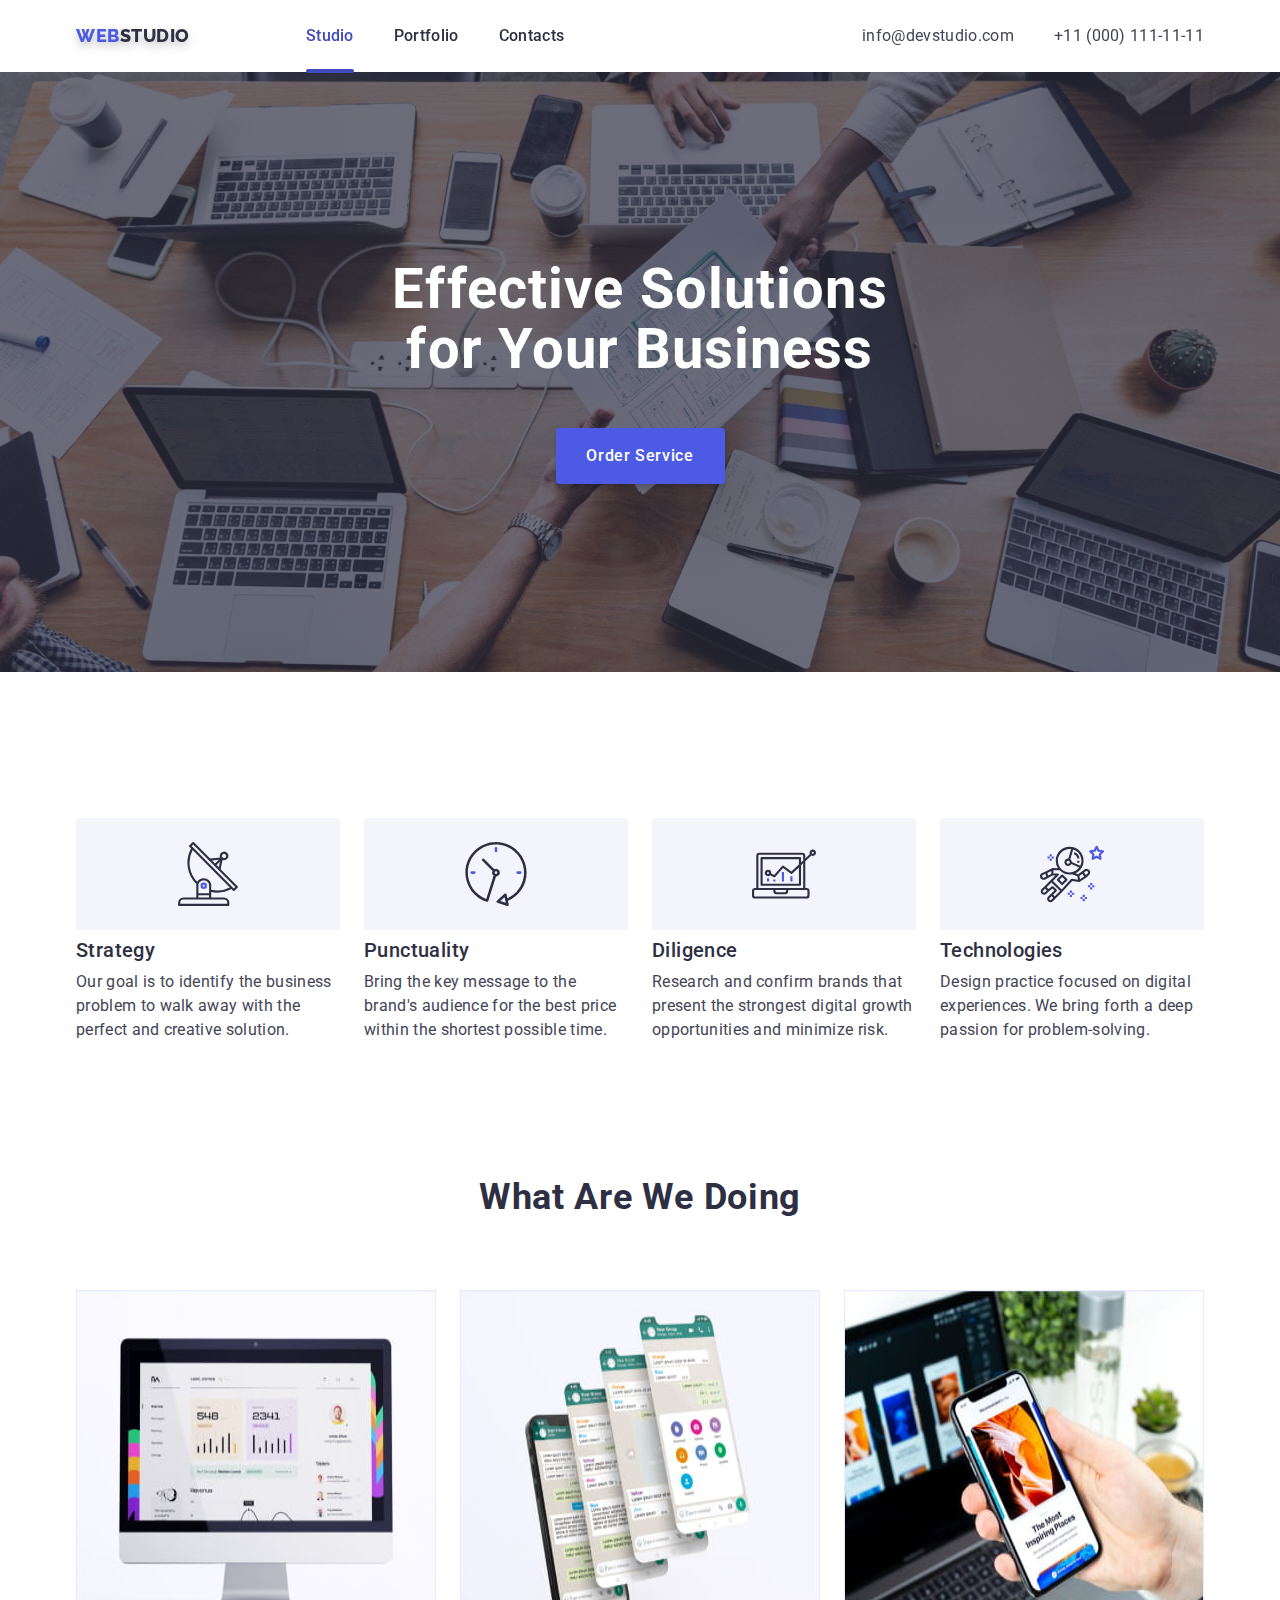
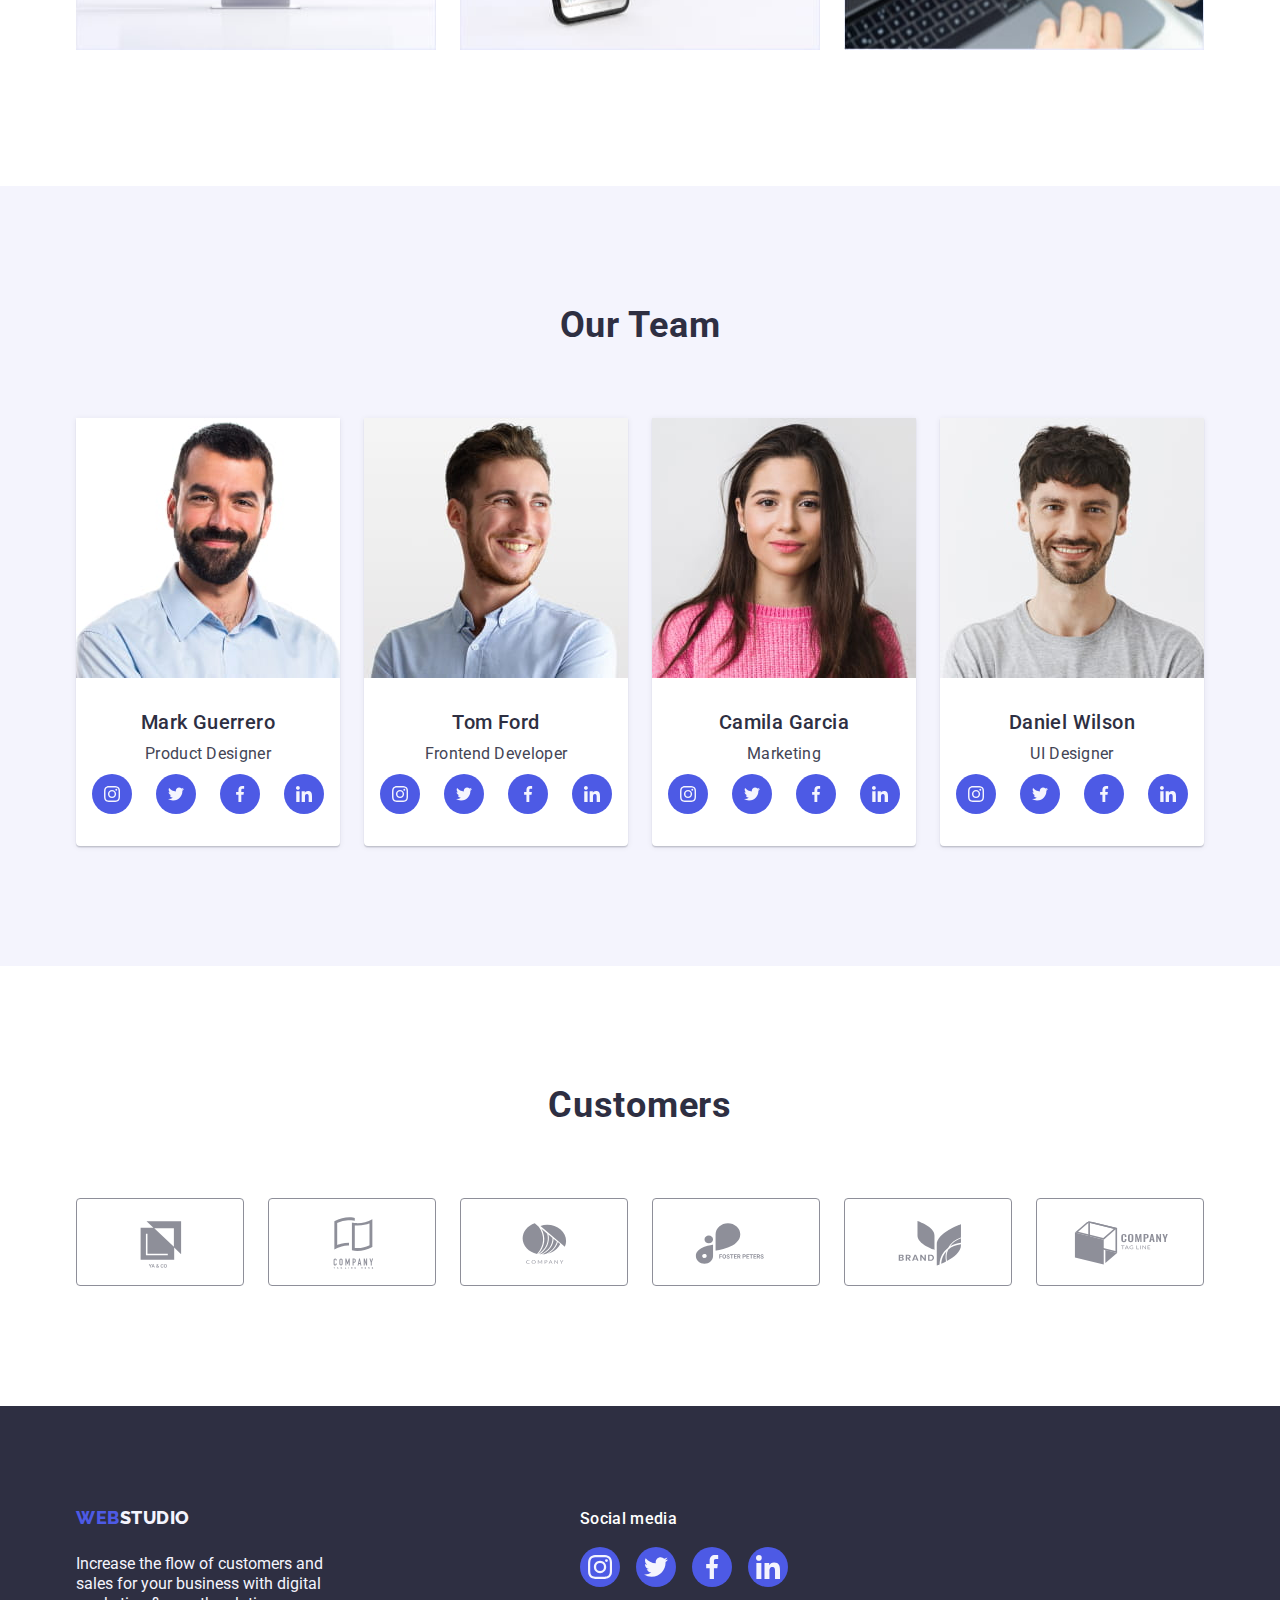
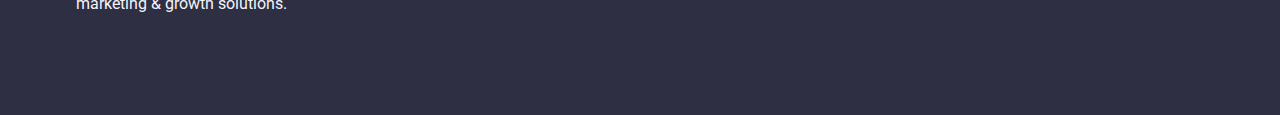
<file: index.html>
<!DOCTYPE html>
<html lang="en">
  <head>
    <meta charset="UTF-8" />
    <meta http-equiv="X-UA-Compatible" content="IE=edge" />
    <meta name="viewport" content="width=device-width, initial-scale=1.0" />
    <title>Web studio</title>
    <link rel="preconnect" href="https://fonts.googleapis.com" />
    <link rel="preconnect" href="https://fonts.gstatic.com" crossorigin />
    <link
      href="https://fonts.googleapis.com/css2?family=Raleway:wght@800&family=Roboto:wght@400;500;700;900&display=swap"
      rel="stylesheet"
    />
    <link
      rel="stylesheet"
      href="https://cdnjs.cloudflare.com/ajax/libs/modern-normalize/1.0.0/modern-normalize.min.css"
    />
    <link rel="stylesheet" href="./css/styles.css" />
  </head>
  <body>
    <!--header section-->
    <header class="heder">
      <div class="container heder-flex">
        <nav class="heder-nav">
          <a class="heder-logo link" href="./index.html"
            >Web<span class="heder-logo-color">Studio</span></a
          >
          <ul class="heder-list list">
            <li class="heder-item">
              <a class="heder-link link active" href="./index.html">Studio</a>
            </li>
            <li class="heder-item">
              <a class="heder-link link" href="./portfolio.html">Portfolio</a>
            </li>
            <li class="heder-item">
              <a class="heder-link link" href="">Contacts</a>
            </li>
          </ul>
        </nav>
        <address class="heder-nav-contakt">
          <ul class="heder-contakt-lisk list">
            <li class="heder-contakt-item">
              <a
                class="heder-contakt-linc link"
                href="mailto:info@devstudio.com"
                >info@devstudio.com</a
              >
            </li>
            <li class="heder-contakt-item">
              <a class="heder-contakt-linc link" href="tel:+110001111111"
                >+11 (000) 111-11-11</a
              >
            </li>
          </ul>
        </address>
      </div>
    </header>
    <!--hero section-->
    <main>
      <section class="hero">
        
        
          <div class="container">
            <h1 class="nero-title">Effective Solutions for Your Business</h1>
            <button class="nero-btn" type="button"
             data-modal-open>Order Service</button>
         
       
        </div>
    </section>

      <!--feature menu-->
      <section class="feature">
        <div class="container">
          <h2 hidden class="feature-title">Our Methodology</h2>
          <ul class="feature-lisk list">
            <li class="feature-item">
              <div class="container-svg">
                <svg class="feature-svg" width="64" height="64">
                  <use href="./images/icons.svg#icon-antenna"></use>
                </svg>
              </div>
              <h3 class="feature-item-title">Strategy</h3>
              <p class="feature-text">
                Our goal is to identify the business problem to walk away with
                the perfect and creative solution.
              </p>
            </li>
            <li class="feature-item">
              <div class="container-svg">
                <svg class="feature-svg" width="64" height="64">
                  <use href="./images/icons.svg#icon-clock"></use>
                </svg>
              </div>
              <h3 class="feature-item-title">Punctuality</h3>
              <p class="feature-text">
                Bring the key message to the brand's audience for the best price
                within the shortest possible time.
              </p>
            </li>
            <li class="feature-item">
              <div class="container-svg">
                <svg class="feature-svg" width="64" height="64">
                  <use href="./images/icons.svg#icon-diagram"></use>
                </svg>
              </div>
              <h3 class="feature-item-title">Diligence</h3>
              <p class="feature-text">
                Research and confirm brands that present the strongest digital
                growth opportunities and minimize risk.
              </p>
            </li>
            <li class="feature-item">
              <div class="container-svg">
                <svg class="feature-svg" width="64" height="64">
                  <use href="./images/icons.svg#icon-astronaut"></use>
                </svg>
              </div>
              <h3 class="feature-item-title">Technologies</h3>
              <p class="feature-text">
                Design practice focused on digital experiences. We bring forth a
                deep passion for problem-solving.
              </p>
            </li>
          </ul>
        </div>
      </section>

      <!--blok photo-->
      <section class="blok-photo">
        <div class="container">
          <h2 class="blok-photo-title">What are we doing</h2>
          <ul class="blok-photo-lisk list">
            <li class="blok-photo-item">
              <img
                class="blok-photo-img"
                src="./images/blok-photo/img-1.jpg"
                width="360"
                height="360"
                alt="monitor/with/graph"
              />
            </li>
            <li class="blok-photo-item">
              <img
                class="blok-photo-img"
                src="./images/blok-photo/img-2.jpg"
                width="360"
                height="360"
                alt="iphone/with/side/messenger"
              />
            </li>
            <li class="blok-photo-item">
              <img
                class="blok-photo-img"
                src="./images/blok-photo/img-3.jpg"
                width="360"
                height="360"
                alt="iPhone/in/hand/on/the/background/of/a/macbook"
              />
            </li>
          </ul>
        </div>
      </section>

      <!--team section-->
      <section class="team-section">
        <div class="container">
          <h2 class="team-section-title">Our Team</h2>
          <ul class="team-section-lisk list">
            <li class="team-section-item">
              <img
                class="team-section-avatar"
                src="./images/team-section/Mark-Guerrero.jpg"
                alt="Mark Guerrero"
                width="264"
                height="260"
              />
              <div class="cont-name">
                <h3 class="team-section-name">Mark Guerrero</h3>
                <p class="team-section-text">Product Designer</p>
                <ul class="socials list">
                  <li class="socials-item">
                    <a
                      class="socials-link"
                      href=""
                      target="_blank"
                      rel="noopener noreferrer"
                      aria-label="instagram icon"
                    >
                      <svg class="socials-icon" width="16" height="16">
                        <use href="./images/icons.svg#icon-instagram"></use>
                      </svg>
                    </a>
                  </li>
                  <li class="socials-item">
                    <a
                      class="socials-link"
                      href=""
                      target="_blank"
                      rel="noopener noreferrer"
                      aria-label="icon twitter"
                    >
                      <svg class="socials-icon" width="16" height="16">
                        <use href="./images/icons.svg#icon-twitter"></use>
                      </svg>
                    </a>
                  </li>
                  <li class="socials-item">
                    <a
                      class="socials-link"
                      href=""
                      target="_blank"
                      rel="noopener noreferrer"
                      aria-label="icon facebook"
                    >
                      <svg class="socials-icon" width="16" height="16">
                        <use href="./images/icons.svg#icon-facebook"></use>
                      </svg>
                    </a>
                  </li>
                  <li class="socials-item">
                    <a
                      class="socials-link"
                      href=""
                      target="_blank"
                      rel="noopener noreferrer"
                      aria-label="icon linkedin"
                    >
                      <svg class="socials-icon" width="16" height="16">
                        <use href="./images/icons.svg#icon-linkedin"></use>
                      </svg>
                    </a>
                  </li>
                </ul>
              </div>
            </li>
            <li class="team-section-item">
              <img
                class="team-section-avatar"
                src="./images/team-section/Tom-Ford.jpg"
                alt="Tom Ford.jpg"
                width="264"
                height="260"
              />
              <div class="cont-name">
                <h3 class="team-section-name">Tom Ford</h3>
                <p class="team-section-text">Frontend Developer</p>
                <ul class="socials list">
                  <li class="socials-item">
                    <a
                      class="socials-link"
                      href=""
                      target="_blank"
                      rel="noopener noreferrer"
                      aria-label="instagram icon"
                    >
                      <svg class="socials-icon" width="16" height="16">
                        <use href="./images/icons.svg#icon-instagram"></use>
                      </svg>
                    </a>
                  </li>
                  <li class="socials-item">
                    <a
                      class="socials-link"
                      href=""
                      target="_blank"
                      rel="noopener noreferrer"
                      aria-label="icon twitter"
                    >
                      <svg class="socials-icon" width="16" height="16">
                        <use href="./images/icons.svg#icon-twitter"></use>
                      </svg>
                    </a>
                  </li>
                  <li class="socials-item">
                    <a
                      class="socials-link"
                      href=""
                      target="_blank"
                      rel="noopener noreferrer"
                      aria-label="icon facebook"
                    >
                      <svg class="socials-icon" width="16" height="16">
                        <use href="./images/icons.svg#icon-facebook"></use>
                      </svg>
                    </a>
                  </li>
                  <li class="socials-item">
                    <a
                      class="socials-link"
                      href=""
                      target="_blank"
                      rel="noopener noreferrer"
                      aria-label="icon linkedin"
                    >
                      <svg class="socials-icon" width="16" height="16">
                        <use href="./images/icons.svg#icon-linkedin"></use>
                      </svg>
                    </a>
                  </li>
                </ul>
              </div>
            </li>
            <li class="team-section-item">
              <img
                class="team-section-avatar"
                src="./images/team-section/Camila-Garcia.jpg"
                alt="Camila Garcia"
                width="264"
                height="260"
              />
              <div class="cont-name">
                <h3 class="team-section-name">Camila Garcia</h3>
                <p class="team-section-text">Marketing</p>
                <ul class="socials list">
                  <li class="socials-item">
                    <a
                      class="socials-link"
                      href=""
                      target="_blank"
                      rel="noopener noreferrer"
                      aria-label="instagram icon"
                    >
                      <svg class="socials-icon" width="16" height="16">
                        <use href="./images/icons.svg#icon-instagram"></use>
                      </svg>
                    </a>
                  </li>
                  <li class="socials-item">
                    <a
                      class="socials-link"
                      href=""
                      target="_blank"
                      rel="noopener noreferrer"
                      aria-label="icon twitter"
                    >
                      <svg class="socials-icon" width="16" height="16">
                        <use href="./images/icons.svg#icon-twitter"></use>
                      </svg>
                    </a>
                  </li>
                  <li class="socials-item">
                    <a
                      class="socials-link"
                      href=""
                      target="_blank"
                      rel="noopener noreferrer"
                      aria-label="icon facebook"
                    >
                      <svg class="socials-icon" width="16" height="16">
                        <use href="./images/icons.svg#icon-facebook"></use>
                      </svg>
                    </a>
                  </li>
                  <li class="socials-item">
                    <a
                      class="socials-link"
                      href=""
                      target="_blank"
                      rel="noopener noreferrer"
                      aria-label="icon linkedin"
                    >
                      <svg class="socials-icon" width="16" height="16">
                        <use href="./images/icons.svg#icon-linkedin"></use>
                      </svg>
                    </a>
                  </li>
                </ul>
              </div>
            </li>
            <li class="team-section-item">
              <img
                class="team-section-avatar"
                src="./images/team-section/Daniel-Wilson.jpg"
                alt="Daniel Wilson"
                width="264"
                height="260"
              />
              <div class="cont-name">
                <h3 class="team-section-name">Daniel Wilson</h3>
                <p class="team-section-text">UI Designer</p>
                <ul class="socials list">
                  <li class="socials-item">
                    <a
                      class="socials-link"
                      href=""
                      target="_blank"
                      rel="noopener noreferrer"
                      aria-label="instagram icon"
                    >
                      <svg class="socials-icon" width="16" height="16">
                        <use href="./images/icons.svg#icon-instagram"></use>
                      </svg>
                    </a>
                  </li>
                  <li class="socials-item">
                    <a
                      class="socials-link"
                      href=""
                      target="_blank"
                      rel="noopener noreferrer"
                      aria-label="icon twitter"
                    >
                      <svg class="socials-icon" width="16" height="16">
                        <use href="./images/icons.svg#icon-twitter"></use>
                      </svg>
                    </a>
                  </li>
                  <li class="socials-item">
                    <a
                      class="socials-link"
                      href=""
                      target="_blank"
                      rel="noopener noreferrer"
                      aria-label="icon facebook"
                    >
                      <svg class="socials-icon" width="16" height="16">
                        <use href="./images/icons.svg#icon-facebook"></use>
                      </svg>
                    </a>
                  </li>
                  <li class="socials-item">
                    <a
                      class="socials-link"
                      href=""
                      target="_blank"
                      rel="noopener noreferrer"
                      aria-label="icon linkedin"
                    >
                      <svg class="socials-icon" width="16" height="16">
                        <use href="./images/icons.svg#icon-linkedin"></use>
                      </svg>
                    </a>
                  </li>
                </ul>
              </div>
            </li>
          </ul>
        </div>
      </section>
      <!--Customers-->
      <section class="customers ">
        <div class="customers-container container">
          <h2 class="customers-title">Customers</h2>

          <ul class="customers-socials list">
            <li class="customers-socials-item">
              <a
                class="customers-socials-link"
                href=""
                target="_blank"
                rel="noopener noreferrer"
                aria-label="logo YA&CO"
              >
                <svg class="customers-socials-icon" width="104" height="56">
                  <use href="./images/icons.svg#icon-Logo"></use>
                </svg>
              </a>
            </li>
            <li class="customers-socials-item">
              <a
                class="customers-socials-link"
                href=""
                target="_blank"
                rel="noopener noreferrer"
                aria-label="logo TAGLINE HERE"
              >
                <svg class="customers-socials-icon" width="104" height="56">
                  <use href="./images/icons.svg#icon-Logo-1"></use>
                </svg>
              </a>
            </li>
            <li class="customers-socials-item">
              <a
                class="customers-socials-link"
                href=""
                target="_blank"
                rel="noopener noreferrer"
                aria-label="logo Company"
              >
                <svg class="customers-socials-icon" width="104" height="56">
                  <use href="./images/icons.svg#icon-Logo-2"></use>
                </svg>
              </a>
            </li>
            <li class="customers-socials-item">
              <a
                class="customers-socials-link"
                href=""
                target="_blank"
                rel="noopener noreferrer"
                aria-label="logo FOSTER PETERS"
              >
                <svg class="customers-socials-icon" width="104" height="56">
                  <use href="./images/icons.svg#icon-Logo-3"></use>
                </svg>
              </a>
            </li>
            <li class="customers-socials-item">
              <a
                class="customers-socials-link"
                href=""
                target="_blank"
                rel="noopener noreferrer"
                aria-label="logo BRAND"
              >
                <svg class="customers-socials-icon" width="104" height="56">
                  <use href="./images/icons.svg#icon-Logo-4"></use>
                </svg>
              </a>
            </li>
            <li class="customers-socials-item">
              <a
                class="customers-socials-link"
                href=""
                target="_blank"
                rel="noopener noreferrer"
                aria-label="logo TAG LINE"
              >
                <svg class="customers-socials-icon" width="104" height="56">
                  <use href="./images/icons.svg#icon-Logo-5"></use>
                </svg>
              </a>
            </li>
          </ul>
        </div>
      </section>
    </main>
    <!--footer-->
    <footer class="footer">
      <div class="container footer-list">
        <div class="footer-cont-logo">
          <a class="footer-logo link" href="./index.html"
            >Web<span class="footer-logo-color">Studio</span></a
          >
          <p class="footer-text">
            Increase the flow of customers and sales for your business with
            digital marketing & growth solutions.
          </p>
        </div>
        <div class="tfooter-social-blok">
          <p class="tfooter-social">Social media</p>
          <ul class="tfooter-socials list">
            <li class="tfooter-socials-item">
              <a
                class="tfooter-socials-link"
                href=""
                target="_blank"
                rel="noopener noreferrer"
                aria-label="instagram icon"
              >
                <svg class="tfooter-socials-icon" width="24" height="24">
                  <use href="./images/icons.svg#icon-instagram"></use>
                </svg>
              </a>
            </li>
            <li class="tfooter-socials-item">
              <a
                class="tfooter-socials-link"
                href=""
                target="_blank"
                rel="noopener noreferrer"
                aria-label="icon twitter"
              >
                <svg class="tfooter-socials-icon" width="24" height="24">
                  <use href="./images/icons.svg#icon-twitter"></use>
                </svg>
              </a>
            </li>
            <li class="tfooter-socials-item">
              <a
                class="tfooter-socials-link"
                href=""
                target="_blank"
                rel="noopener noreferrer"
                aria-label="icon facebook"
              >
                <svg class="tfooter-socials-icon" width="24" height="24">
                  <use href="./images/icons.svg#icon-facebook"></use>
                </svg>
              </a>
            </li>
            <li class="tfooter-socials-item">
              <a
                class="tfooter-socials-link"
                href=""
                target="_blank"
                rel="noopener noreferrer"
                aria-label="icon linkedin"
              >
                <svg class="tfooter-socials-icon" width="24" height="24">
                  <use href="./images/icons.svg#icon-linkedin"></use>
                </svg>
              </a>
            </li>
          </ul>
        </div>
      </div>
    </footer>
    <!--modal window-->
    <div class="backdrop is-hidden" data-modal>
      <div class="modal">
        <button class="modal-close-btn" type="button"
        data-modal-close>
          <svg class="modal-close-icon" width="8" height="8">
            <use href="./images/icons.svg#icon-close-icon"></use>
          </svg>
        </button>
      </div>
    </div>
    <script src="./js/modal.js"></script>
  </body>
</html>
</file>
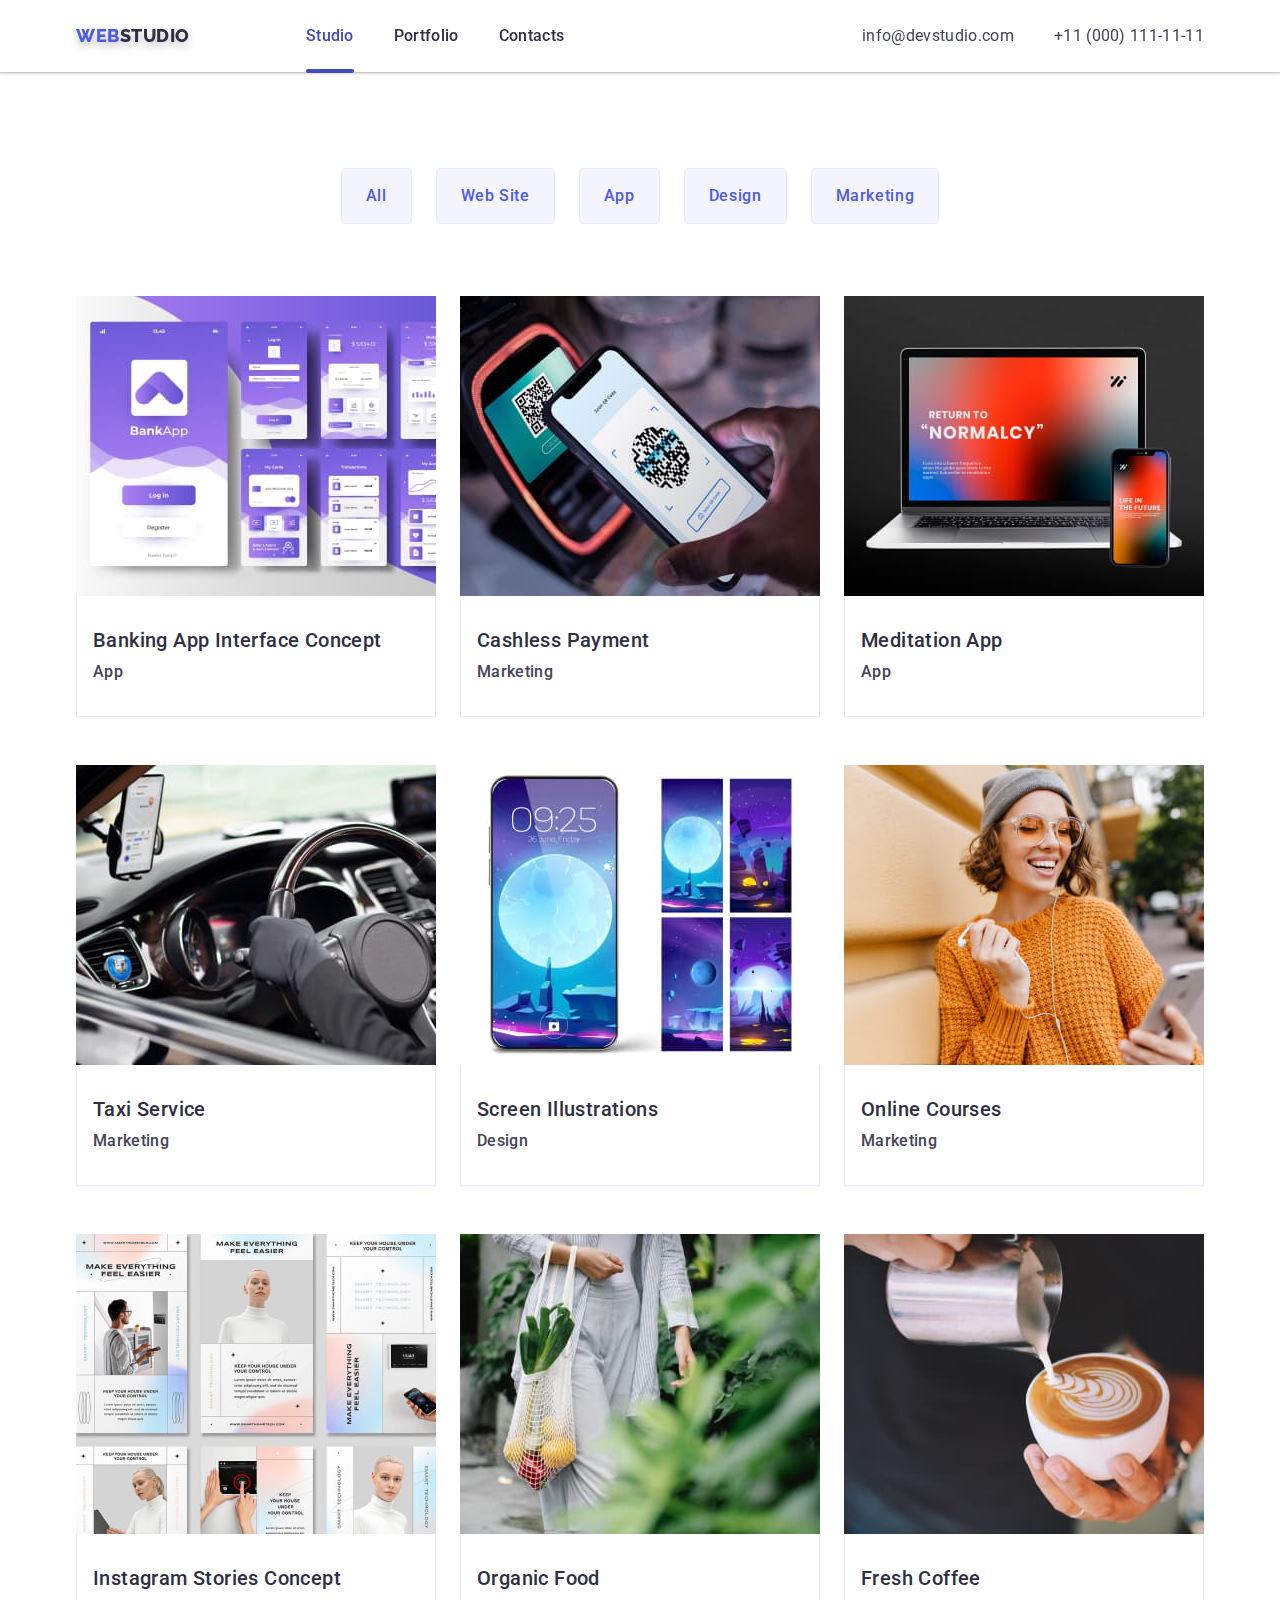
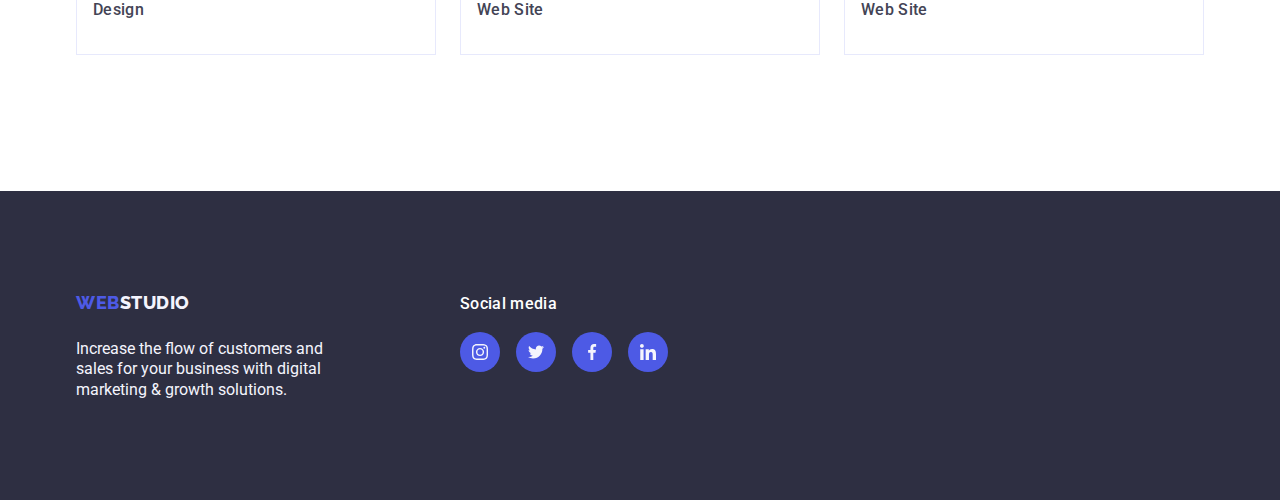
<file: portfolio.html>
<!DOCTYPE html>
<html lang="en">
  <head>
    <meta charset="UTF-8" />
    <meta http-equiv="X-UA-Compatible" content="IE=edge" />
    <meta name="viewport" content="width=device-width, initial-scale=1.0" />
    <title>Web studio</title>
    <link rel="preconnect" href="https://fonts.googleapis.com" />
    <link rel="preconnect" href="https://fonts.gstatic.com" crossorigin />
    <link
      href="https://fonts.googleapis.com/css2?family=Raleway:wght@800&family=Roboto:wght@400;500;700;900&display=swap"
      rel="stylesheet"
    />
    <link
      rel="stylesheet"
      href="https://cdnjs.cloudflare.com/ajax/libs/modern-normalize/1.0.0/modern-normalize.min.css"
    />
    <link rel="stylesheet" href="./css/styles.css" />
  </head>
  <body>
    <!--header section-->
    <header class="heder">
      <div class="container heder-flex">
        <nav class="heder-nav">
          <a class="heder-logo link" href="./index.html"
            >Web<span class="heder-logo-color">Studio</span></a
          >
          <ul class="heder-list list">
            <li class="heder-item">
              <a class="heder-link link active" href="./index.html">Studio</a>
            </li>
            <li class="heder-item">
              <a class="heder-link link" href="./portfolio.html">Portfolio</a>
            </li>
            <li class="heder-item">
              <a class="heder-link link" href="">Contacts</a>
            </li>
          </ul>
        </nav>
        <address class="heder-nav-contakt">
          <ul class="heder-contakt-lisk list">
            <li class="heder-contakt-item">
              <a
                class="heder-contakt-linc link"
                href="mailto:info@devstudio.com"
                >info@devstudio.com</a
              >
            </li>
            <li class="heder-contakt-item">
              <a class="heder-contakt-linc link" href="tel:+110001111111"
                >+11 (000) 111-11-11</a
              >
            </li>
          </ul>
        </address>
      </div>
    </header>
    <!--control-->
    <main>
      <section class="gallery">
        <div class="container">
          <h1 hidden>portfolio</h1>
          <ul class="control-list list">
            <li class="control-item">
              <button class="btn-port" type="button">All</button>
            </li>
            <li class="control-item">
              <button class="btn-port" type="button">Web Site</button>
            </li>
            <li class="control-item">
              <button class="btn-port" type="button">App</button>
            </li>
            <li class="control-item">
              <button class="btn-port" type="button">Design</button>
            </li>
            <li class="control-item">
              <button class="btn-port" type="button">Marketing</button>
            </li>
          </ul>
          <!--gallery-->
          <ul class="gallery-lisk list">
            <li class="gallery-item gallery-hover">
              <a class="gallery-link link" href="">
                <div class="team-thumb">
                  <img
                    class="gallery-item-img"
                    src="./images/portfolio/banking-app.jpg"
                    alt="banking application interface"
                    width="360"
                    height="300"
                  />

                  <p class="overlay-text">
                    14 Stylish and User-Friendly App Design Concepts · Task
                    Manager App · Calorie Tracker App · Exotic Fruit Ecommerce
                    App · Cloud Storage App
                  </p>
                </div>
                <div class="cont-link">
                  <h2 class="gallery-item-title">
                    Banking App Interface Concept
                  </h2>
                  <p class="gallery-item-text">App</p>
                </div>
              </a>
            </li>
            <li class="gallery-item gallery-hover">
              <a class="gallery-link link" href="">
                <div class="team-thumb">
                  <img
                    class="gallery-item-img"
                    src="./images/portfolio/cashless-payment.jpg"
                    alt="pay pass payment"
                    width="360"
                    height="300"
                  />

                  <p class="overlay-text">
                    14 Stylish and User-Friendly App Design Concepts · Task
                    Manager App · Calorie Tracker App · Exotic Fruit Ecommerce
                    App · Cloud Storage App
                  </p>
                </div>
                <div class="cont-link">
                  <h2 class="gallery-item-title">Cashless Payment</h2>
                  <p class="gallery-item-text">Marketing</p>
                </div>
              </a>
            </li>
            <li class="gallery-item gallery-hover">
              <a class="gallery-link link" href="">
                <div class="team-thumb">
                  <img
                    class="gallery-item-img"
                    src="./images/portfolio/meditation-app.jpg"
                    alt="macbook+iphone"
                    width="360"
                    height="300"
                  />

                  <p class="overlay-text">
                    14 Stylish and User-Friendly App Design Concepts · Task
                    Manager App · Calorie Tracker App · Exotic Fruit Ecommerce
                    App · Cloud Storage App
                  </p>
                </div>
                <div class="cont-link">
                  <h2 class="gallery-item-title">Meditation App</h2>
                  <p class="gallery-item-text">App</p>
                </div>
              </a>
            </li>
            <li class="gallery-item gallery-hover">
              <a class="gallery-link link" href="">
                <div class="team-thumb">
                  <img
                    class="gallery-item-img"
                    src="./images/portfolio/taxi-service.jpg"
                    alt="steering wheel in the car"
                    width="360"
                    height="300"
                  />

                  <p class="overlay-text">
                    14 Stylish and User-Friendly App Design Concepts · Task
                    Manager App · Calorie Tracker App · Exotic Fruit Ecommerce
                    App · Cloud Storage App
                  </p>
                </div>
                <div class="cont-link">
                  <h2 class="gallery-item-title">Taxi Service</h2>
                  <p class="gallery-item-text">Marketing</p>
                </div>
              </a>
            </li>
            <li class="gallery-item gallery-hover">
              <a class="gallery-link link" href="">
                <div class="team-thumb">
                  <img
                    class="gallery-item-img"
                    src="./images/portfolio/screen-lllustrations.jpg"
                    alt="illustration of iphone moon"
                    width="360"
                    height="300"
                  />

                  <p class="overlay-text">
                    14 Stylish and User-Friendly App Design Concepts · Task
                    Manager App · Calorie Tracker App · Exotic Fruit Ecommerce
                    App · Cloud Storage App
                  </p>
                </div>
                <div class="cont-link">
                  <h2 class="gallery-item-title">Screen Illustrations</h2>
                  <p class="gallery-item-text">Design</p>
                </div>
              </a>
            </li>
            <li class="gallery-item gallery-hover">
              <a class="gallery-link link" href="">
                <div class="team-thumb">
                  <img
                    class="gallery-item-img"
                    src="./images/portfolio/online-courses.jpg"
                    alt="girl orange sweater"
                    width="360"
                    height="300"
                  />

                  <p class="overlay-text">
                    14 Stylish and User-Friendly App Design Concepts · Task
                    Manager App · Calorie Tracker App · Exotic Fruit Ecommerce
                    App · Cloud Storage App
                  </p>
                </div>
                <div class="cont-link">
                  <h2 class="gallery-item-title">Online Courses</h2>
                  <p class="gallery-item-text">Marketing</p>
                </div>
              </a>
            </li>
            <li class="gallery-item gallery-hover">
              <a class="gallery-link link" href="">
                <div class="team-thumb">
                  <img
                    class="gallery-item-img"
                    src="./images/portfolio/instagram-storiesc-oncept.jpg"
                    alt="smart home app"
                    width="360"
                    height="300"
                  />

                  <p class="overlay-text">
                    14 Stylish and User-Friendly App Design Concepts · Task
                    Manager App · Calorie Tracker App · Exotic Fruit Ecommerce
                    App · Cloud Storage App
                  </p>
                </div>
                <div class="cont-link">
                  <h2 class="gallery-item-title">Instagram Stories Concept</h2>
                  <p class="gallery-item-text">Design</p>
                </div>
              </a>
            </li>
            <li class="gallery-item gallery-hover">
              <a class="gallery-link link" href="">
                <div class="team-thumb">
                  <img
                    class="gallery-item-img"
                    src="./images/portfolio/organic-food.jpg"
                    alt="string bag of vegetables"
                    width="360"
                    height="300"
                  />

                  <p class="overlay-text">
                    14 Stylish and User-Friendly App Design Concepts · Task
                    Manager App · Calorie Tracker App · Exotic Fruit Ecommerce
                    App · Cloud Storage App
                  </p>
                </div>
                <div class="cont-link">
                  <h2 class="gallery-item-title">Organic Food</h2>
                  <p class="gallery-item-text">Web Site</p>
                </div>
              </a>
            </li>
            <li class="gallery-item gallery-hover">
              <a class="gallery-link link" href="">
                <div class="team-thumb">
                  <img
                    class="gallery-item-img"
                    src="./images/portfolio/fresh-coffee.jpg"
                    alt="cappuccino"
                    width="360"
                    height="300"
                  />

                  <p class="overlay-text">
                    14 Stylish and User-Friendly App Design Concepts · Task
                    Manager App · Calorie Tracker App · Exotic Fruit Ecommerce
                    App · Cloud Storage App
                  </p>
                </div>
                <div class="cont-link">
                  <h2 class="gallery-item-title">Fresh Coffee</h2>
                  <p class="gallery-item-text">Web Site</p>
                </div>
              </a>
            </li>
          </ul>
        </div>
      </section>
    </main>

    <!--footer-->
    <footer class="footer">
      <div class="container footer-list">
        <div class="">
          <a class="footer-logo link" href="./index.html"
            >Web<span class="footer-logo-color">Studio</span></a
          >
          <p class="footer-text">
            Increase the flow of customers and sales for your business with
            digital marketing & growth solutions.
          </p>
        </div>
        <div class="tfooter-social-blok">
          <span class="tfooter-social">Social media</span>
          <ul class="tfooter-socials list">
            <li class="tfooter-socials-item">
              <a
                class="tfooter-socials-link"
                href=""
                target="_blank"
                rel="noopener noreferrer"
                aria-label="instagram icon"
              >
                <svg class="tfooter-socials-icon" width="16" height="16">
                  <use href="./images/icons.svg#icon-instagram"></use>
                </svg>
              </a>
            </li>
            <li class="tfooter-socials-item">
              <a
                class="tfooter-socials-link"
                href=""
                target="_blank"
                rel="noopener noreferrer"
                aria-label="icon twitter"
              >
                <svg class="tfooter-socials-icon" width="16" height="16">
                  <use href="./images/icons.svg#icon-twitter"></use>
                </svg>
              </a>
            </li>
            <li class="tfooter-socials-item">
              <a
                class="tfooter-socials-link"
                href=""
                target="_blank"
                rel="noopener noreferrer"
                aria-label="icon facebook"
              >
                <svg class="tfooter-socials-icon" width="16" height="16">
                  <use href="./images/icons.svg#icon-facebook"></use>
                </svg>
              </a>
            </li>
            <li class="tfooter-socials-item">
              <a
                class="tfooter-socials-link"
                href=""
                target="_blank"
                rel="noopener noreferrer"
                aria-label="icon linkedin"
              >
                <svg class="tfooter-socials-icon" width="16" height="16">
                  <use href="./images/icons.svg#icon-linkedin"></use>
                </svg>
              </a>
            </li>
          </ul>
        </div>
      </div>
    </footer>
  </body>
</html>
</file>
<file: css/styles.css>
*,
*::before,
*::after {
  box-sizing: border-box;
}

h1,
h2,
h3,
h4,
h5,
h6,
p {
  margin: 0;
}
img {
  display: block;
}
:root {
  --iris: #4d5ae5;
  --ocean: #404bbf;
  --navy-blue: #2e2f42;
  --grеen: #31d0aa;
  --slate: #434455;
  --light-slate: #8e8f99;
  --cornflower: #e7e9fc;
  --cloud: #f4f4fd;
  --navy-blue-modal: #434455;
  --grey: #2e2f42;
  --white: #ffffff;
  --dairy: #fcfcfc;
}

body {
  font-family: "Roboto", sans-serif;
  line-height: 1.28;
  font-weight: 400;
  font-style: normal;
  text-decoration: none;
  text-transform: none;
  margin: 0;

  color: var(--navy-blue-modal);
  background-color: var(--white);
}
/**
  |============================
  | base stylse
  |============================
*/
.container {
  width: 1158px;
  margin: 0 auto;
  padding: 0 15px;
}

.list {
  list-style: none;
}

.link {
  text-decoration: none;
}

ul {
  padding-left: 0;
}

/**socials*/

.socials {
  display: flex;
  align-items: center;
  justify-content: center;
  gap: 24px;
}
.socials-icon {
  display: flex;
  justify-content: center;
  justify-content: center;

  width: 16px;
  height: 16px;

  background-color: var(--iris);
  color: var(--white);
  fill: var(--cloud);
  transition: background-color 250ms ease,
    transform cubic-bezier(0.4, 0, 0.2, 1);
}

.socials-link {
  display: flex;
  justify-content: center;
  align-items: center;
  width: 40px;
  height: 40px;
  border-radius: 50%;
  background-color: var(--iris);
  fill: var(--white);
  transition: background-color 250ms cubic-bezier(0.4, 0, 0.2, 1);
}
.socials-link:hover .socials-icon {
  background-color: var(--ocean);
}
.socials-link:focus {
  background-color: var(--ocean);
}
.socials-link:hover {
  background-color: var(--ocean);
}

/**
  |============================
  | heder
  |============================
*/

.heder {
  display: block;
  box-shadow: 0px 2px 1px rgba(46, 47, 66, 0.08),
    0px 1px 1px rgba(46, 47, 66, 0.16), 0px 1px 6px rgba(46, 47, 66, 0.08);
}
.heder-flex {
  position: sticky;
  top: 20px;
  display: flex;
}
.heder-nav {
  display: flex;
  align-items: center;
  gap: 40px;

  font-family: "Roboto";
  font-style: 400;
  font-size: 16px;
  line-height: 1, 5;
}
.heder-logo {
  display: inline-block;

  color: var(--iris);

  font-size: 18px;
  font-family: "Raleway", sans-serif;
  font-weight: 800;
  font-style: normal;
  line-height: 1.17;
  letter-spacing: 0.03em;
  text-decoration: none;
  text-transform: uppercase;
  margin-right: 76px;
  filter: drop-shadow(0px 4px 4px rgba(0, 0, 0, 0.25));
  transition: color 250ms ease, transform cubic-bezier(0.4, 0, 0.2, 1);
}
.heder-logo-color {
  color: var(--navy-blue);
}

.link:hover {
  color: var(--ocean);
}
.link:focus {
  color: var(--ocean);
}
.heder-list {
  display: flex;
  gap: 40px;
  margin: 0;
}

.heder-link {
  position: relative;
  display: block;

  padding-top: 24px;
  padding-bottom: 24px;

  font-size: 16px;
  line-height: 1.5;
  font-weight: 500;
  font-style: normal;
  letter-spacing: 0.02em;
  color: var(--navy-blue);
  margin: 0;
  transition: color 250ms cubic-bezier(0.4, 0, 0.2, 1)
  
}
.heder-link::after {
  content: "";

  position: absolute;
  bottom: 0;
  left: 0;
  bottom: -1px;

  display: block;
  width: 100%;
  height: 4px;
  border-radius: 2px;
}
.heder-link.active::after {
  background-color: var(--ocean);
}
.heder-link.active {
  color: var(--ocean);
}

.heder-nav-contakt {
  margin-left: auto;
  display: flex;
  align-items: center;
  justify-content: center;
}

.heder-contakt-lisk {
  display: flex;
  align-items: center;
  justify-content: center;
  gap: 40px;
  margin: 0;
}

.heder-contakt-linc {
  font-style: normal;
  font-size: 16px;
  line-height: 1.5;
  font-weight: 400;
  letter-spacing: 0.02em;
  color: var(--slate);
  transition: color 250ms cubic-bezier(0.4, 0, 0.2, 1);
}

/**
  |============================
  | hero
  |============================
*/
.hero {
  max-width: 1440px;
  min-height: 600px;
  margin-left: auto;
  margin-right: auto;

  background-image: linear-gradient(
      rgba(46, 47, 66, 0.7),
      rgba(46, 47, 66, 0.7)
    ),
    url("../images/hero/hero-background.jpg");
  background-repeat: no-repeat;
  background-position: center;
  background-size: cover;

  display: block;
  color: var(--white);
  padding: 188px 0;
  margin-bottom: 10px;
}


.nero-title {
  margin: auto;
  max-width: 496px;
  font-size: 56px;
  font-weight: 700;
  line-height: 1.07;
  letter-spacing: 0.02em;
  text-decoration: none;
  text-transform: none;
  text-align: center;
  padding-bottom: 48px;
}

.nero-btn {
  display: block;
  color: #ffffff;
  background-color: var(--iris);
  min-width: 169px;

  font-family: "Roboto", sans-serif;
  font-weight: 500;
  font-size: 16px;
  line-height: 1.5;
  letter-spacing: 0.04em;
  border: none;
  border-radius: 4px;

  cursor: pointer;
  text-align: center;
  margin: auto;
  height: 56px;
  padding: 0 15px;
  padding-top: 10px;
  padding-bottom: 10px;
  
  box-shadow: 0px 4px 4px rgba(0, 0, 0, 0.15);
  transition: background-color 250ms cubic-bezier(0.4, 0, 0.2, 1);
}
.nero-btn:hover,
.nero-btn:focus {
  background-color: var(--ocean);
}

.botton-padding {
}
/**
  |============================
  | feature
  |============================
*/
.feature {
  padding: 120px 0;
}

.feature-lisk {
  display: flex;
  align-items: center;
  gap: 24px;
}

.feature-item-title {
  color: var(--navy-blue);
  font-size: 20px;
  font-weight: 500;
  line-height: 1.2;
  letter-spacing: 0.02em;
  margin-bottom: 8px;
}
.feature-item {
  width: calc((100% - 72px) / 4);
}
.feature-text {
  color: var(--slate);

  font-size: 16px;
  line-height: 1.5;
  letter-spacing: 0.02em;
}
.feature-svg {
  display: flex;
  align-items: center;
  justify-content: center;
}
.container-svg {
  display: flex;
  align-items: center;
  justify-content: center;
  background: var(--cloud);
  border-radius: 4px;
  padding-top: 24px;
  padding-bottom: 24px;
  margin-bottom: 8px;
}
/**
  |============================
  | blok-photo
  |============================
*/
.blok-photo {
  display: block;
  margin: 0 auto;
  padding-bottom: 120px;
}
.blok-photo-title {
  margin: 0 auto;
  font-size: 36px;
  font-weight: 700;
  line-height: 1.11;
  letter-spacing: 0.02em;
  text-transform: capitalize;
  text-align: center;

  color: var(--grey);

  margin-bottom: 72px;
}
.blok-photo-lisk {
  display: flex;
  gap: 24px;
}

/**
  |============================
  | team-section
  |============================
*/
.team-section {
  background-color: var(--cloud);
  padding-top: 120px;
  padding-bottom: 120px;
}
.team-section-title {
  font-size: 36px;
  font-weight: 700;
  line-height: 1.11;
  letter-spacing: 0.02em;
  text-transform: capitalize;
  text-align: center;

  margin-bottom: 72px;

  color: var(--grey);
}
.team-section-lisk {
  display: flex;
  align-items: center;
  justify-content: center;
  gap: 24px;

  margin: 0;
}
.team-section-item {
  background-color: var(--white);
  border-radius: 0px 0px 4px 4px;
  box-shadow: 0px 1px 6px rgba(46, 47, 66, 0.08),
    0px 1px 1px rgba(46, 47, 66, 0.16), 0px 2px 1px rgba(46, 47, 66, 0.08);
}

.team-section-name {
  text-align: center;
  font-size: 20px;
  font-weight: 500;
  line-height: 1.2;
  letter-spacing: 0.02em;
  color: var(--grey);

  margin-bottom: 8px;
}
.team-section-text {
  color: var(--slate);
  line-height: 1.5;
  letter-spacing: 0.02em;

  text-align: center;
  margin-bottom: 8px;
}
.cont-name {
  padding: 32px 0;
}
/**
  |============================
  | Customers
  |============================
*/

.customers {
  padding-top: 120px;
  padding-bottom: 120px;
}
.customers-container {
}
.customers-title {
  font-size: 36px;
  line-height: 1.1;
  color: var(--grey);
  text-align: center;
  letter-spacing: 0.02em;
  text-transform: capitalize;

  margin-bottom: 72px;
}
.customers-svg {
  margin-bottom: 120px;
}
.customers-socials {
  display: flex;
  align-items: center;
  justify-content: center;
  gap: 24px;
  margin: 0;
}

.customers {
  display: flex;
  align-items: center;
  justify-content: center;
}
.customers-socials-link {
  display: flex;
  align-items: center;
  justify-content: center;

  width: 100%;
  height: 100%;

  border: solid 1px var(--light-slate);
  border-radius: 4px;
  padding: 16px 32px;

  color: var(--light-slate);
  fill: var(--light-slate);
  transition: border-color 250ms cubic-bezier(0.4, 0, 0.2, 1), color 250ms cubic-bezier(0.4, 0, 0.2, 1);
}
.customers-socials-link:hover .customers-socials-icon {
  fill: var(--ocean);
}
.customers-socials-link:focus .customers-socials-icon {
  fill: var(--ocean);
  background-color: var(--ocean);
}

.customers-socials-link:hover {
  color: var(--ocean);
  border-color: var(--ocean);
}
.customers-socials-link:focus {
  color: var(--ocean);
  border-color: var(--ocean);
}

.customers-socials-icon {
  fill: currentColor;

  transition: fill 250ms ease, transform cubic-bezier(0.4, 0, 0.2, 1);
}

.customers-socials-item {
  width: calc((100% - 120px) / 6);
  height: 88px;
}
.customers-socials-link:hover {
  border: solid 1px var(--ocean);
}

/**
  |============================
  | footer
  |============================
*/
.footer-list {
  display: flex;
  align-items: baseline;
}
.footer {
  background-color: var(--navy-blue);
  color: var(--cloud);
  padding: 100px 0;
}
.footer-cont-logo {
  margin-right: 120px;
}

.footer-logo {
  color: var(--iris);
  font-size: 18px;
  font-family: "Raleway", sans-serif;
  font-weight: 800;
  font-style: normal;
  line-height: 1.17;
  letter-spacing: 0.03em;
  text-decoration: none;
  text-transform: uppercase;
  display: inline-block;
  margin-bottom: 16px;

  transition: color 250ms ease, transform cubic-bezier(0.4, 0, 0.2, 1);
}
.footer-logo-color {
  color: var(--cloud);
  font-size: 18px;
  font-family: "Raleway", sans-serif;
  font-weight: 800;
  font-style: normal;
  line-height: 24px;
  letter-spacing: 0.03em;
  text-decoration: none;
  text-transform: uppercase;
}
.footer-text {
  display: block;
  width: 264px;
  padding-top: 8px;
}
.tfooter-social {
  font-family: "Roboto";
  font-style: normal;
  font-weight: 500;
  font-size: 16px;
  line-height: 1.5;
  letter-spacing: 0.02em;
  color: var(--white);
  margin-bottom: 16px;
}
.tfooter-social-blok {
  padding-left: 120px;
}
.tfooter-social-list {
  display: flex;
}

.tfooter-socials {
  display: flex;
  align-items: center;
  justify-content: center;
  gap: 16px;
}

.tfooter-socials-link {
  display: flex;
  justify-content: center;
  align-items: center;
  width: 40px;
  height: 40px;
  border-radius: 50%;
  background-color: var(--iris);
  fill: var(--white);

  transition: background-color 250ms cubic-bezier(0.4, 0, 0.2, 1);
}
.tfooter-socials-icon {
  display: flex;
  justify-content: center;
  justify-content: center;

  background-color: var(--iris);
  fill: var(--cloud);

  transition: background-color 250ms ease,
    transform cubic-bezier(0.4, 0, 0.2, 1);
}
.tfooter-socials-link:hover .tfooter-socials-icon {
  background-color: var(--grеen);
}
.tfooter-socials-link:focus {
  background-color: var(--grеen);
}
.tfooter-socials-link:hover {
  background-color: var(--grеen);
}

/**
  |============================
  | control
  |============================
*/
.control-list {
  margin-top: 0;
  margin-bottom: 72px;
  display: flex;
  align-items: center;
  justify-content: center;

  gap: 24px;
}

/**
  |============================
  | portfolio gallery
  |============================
*/
.gallery {
  color: var(--navy-blue-modal);

  padding: 96px 0 120px;
}
.gallery-title {
  font-size: 36px;
  font-weight: 700;
  line-height: 1.1;
  letter-spacing: 0.02em;
  text-transform: capitalize;
}
.gallery-list {
  list-style: none;
}

.btn-port {
  border-radius: 4px;
  cursor: pointer;
  text-align: center;
  margin: auto;
  max-width: 169px;
  height: 56px;
  padding: 0 24px;
  padding-top: 12px;
  padding-bottom: 12px;
  border: 1px solid var(--cornflower);

  font-family: "Roboto", sans-serif;
  font-weight: 500;
  font-size: 16px;
  line-height: 1.5;
  letter-spacing: 0.04em;

  color: var(--iris);
  background-color: var(--cloud);

  transition: color 250ms cubic-bezier(0.4, 0, 0.2, 1),
    background-color 250ms cubic-bezier(0.4, 0, 0.2, 1),
    border-color 250ms cubic-bezier(0.4, 0, 0.2, 1),
    box-shadow 250ms cubic-bezier(0.4, 0, 0.2, 1);
}
.btn-port:hover,
.btn-port:focus {
  color: var(--white);
  background-color: var(--ocean);

  border: 1px solid transparent;
  box-shadow: 0px 3px 1px rgba(0, 0, 0, 0.1), 0px 2px 1px rgba(0, 0, 0, 0.08),
    0px 2px 2px rgba(0, 0, 0, 0.12);
}

.gallery-hover {
  transition: box-shadow 250ms ease, box-shadow 250ms ease,
    transform cubic-bezier(0.4, 0, 0.2, 1);
}
.gallery-hover:hover,
.gallery-hover:focus {
  box-shadow: 0px 1px 6px rgba(46, 47, 66, 0.08),
    0px 1px 1px rgba(46, 47, 66, 0.16), 0px 2px 1px rgba(46, 47, 66, 0.08);
}

.cont-link {
  display: block;
  padding: 32px 16px;
  border: 1px solid var(--cornflower);
  border-top: none;
}

.gallery-lisk {
  display: flex;
  flex-wrap: wrap;
  gap: 24px;
  row-gap: 48px;
}
.gallery-link {
  display: block;
  cursor: pointer;

  font-family: "Roboto", sans-serif;
  font-weight: 500;
  font-size: 16px;
  line-height: 1.5;
  letter-spacing: 0.04em;

  color: var(--iris);
  transition: box-shadow 250ms cubic-bezier(0.4, 0, 0.2, 1);
}
/**
  |============================
  | thumb
  |============================
*/

.team-thumb {
  position: relative;
  overflow: hidden;
}

.overlay-text {
  position: absolute;
  top: 0;
  left: 0;

  color: var(--cloud);

  font-weight: 400;
  font-size: 16px;
  line-height: 1.5;
  letter-spacing: 0.02em;
  background-color: var(--iris);

  padding: 40px 32px;
  height: 100%;
  width: 100%;
  transform: translateY(100%);
  transition: transform 250ms cubic-bezier(0.4, 0, 0.2, 1);
}
.gallery-link:hover .overlay-text, .gallery-link:focus .overlay-text{transform: translateY(0%)}



.gallery-link:hover {
  box-shadow: 0px 1px 6px rgba(46, 47, 66, 0.08),
    0px 1px 1px rgba(46, 47, 66, 0.16), 0px 2px 1px rgba(46, 47, 66, 0.08);
}
.gallery-link:focus {
  box-shadow: 0px 1px 6px rgba(46, 47, 66, 0.08),
    0px 1px 1px rgba(46, 47, 66, 0.16), 0px 2px 1px rgba(46, 47, 66, 0.08);
}

.gallery-item-title {
  margin-bottom: 8px;

  font-weight: 500;
  font-size: 20px;
  line-height: 1.2;
  letter-spacing: 0.02em;

  color: var(--grey);
}
.gallery-item-text {
  line-height: 1.5;
  letter-spacing: 0.02em;

  color: var(--navy-blue-modal);
}
/**
  |============================
  | modal window
  |============================
*/
.backdrop {
  position: fixed;
  top: 0;
  left: 0;

  width: 100%;
  height: 100%;

  background: rgba(46, 47, 66, 0.4);

  transition: opacity 250ms cubic-bezier(0.4, 0, 0.2, 1),
    visibility 250ms cubic-bezier(0.4, 0, 0.2, 1);

}
.backdrop.is-hidden {
  opacity: 0;
  visibility: hidden;
  pointer-events: none;
  
}

.modal {
  position: absolute;
  top: 50%;
  left: 50%;
  transform: translate(-50%, -50%) scale(1);

  width: 408px;
  min-height: 576px;

  background: var(--dairy);
  box-shadow: 0px 1px 1px rgba(0, 0, 0, 0.14), 0px 1px 3px rgba(0, 0, 0, 0.12),
    0px 2px 1px rgba(0, 0, 0, 0.2);
  border-radius: 4px;

  
  transition: transform 250ms cubic-bezier(0.4, 0, 0.2, 1);
}
.backdrop.is-hidden .modal {
  opacity: 0;
  
  transition-delay: 0ms;
}
.modal-close-btn {
  cursor: pointer;

  display: flex;
  justify-content: center;
  align-items: center;

  padding: 0;
  position: absolute;

  background: var(--cornflower);
  border: 1px solid rgba(0, 0, 0, 0.1);
  border-radius: 50%;
  top: 24px;
  right: 24px;
  bottom:var(--grey); ;
 

  width: 24px;
  height: 24px;
  transition: background-color 250ms cubic-bezier(0.4, 0, 0.2, 1),
    border 250ms cubic-bezier(0.4, 0, 0.2, 1);
}
.modal-close-btn:hover,
.modal-close-btn:focus {
  border: none;
  background-color: var(--ocean);
  color: var(--white);
}



.modal-close-icon {
  fill: currentColor;
  transition: fill 250ms cubic-bezier(0.4, 0, 0.2, 1);
}
</file>
